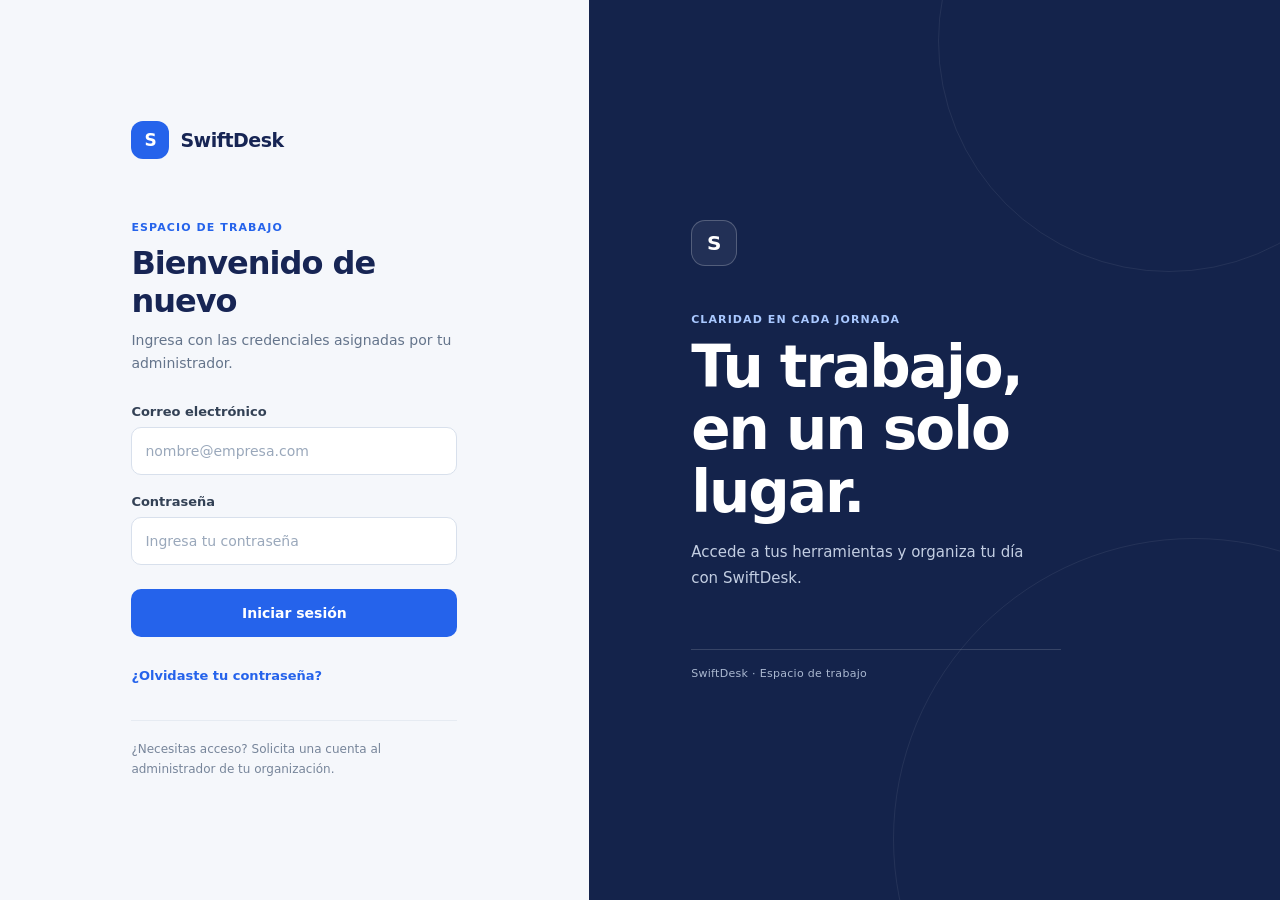
<file: index.html>
<!doctype html>
<html lang="es">
<head>
	<meta charset="UTF-8">
	<meta name="viewport" content="width=device-width, initial-scale=1">
	<meta name="description" content="Panel de trabajo SwiftDesk para organizar clientes, operaciones, prorrateos y reportes.">
	<meta name="application-name" content="SwiftDesk">
	<meta name="author" content="SwiftDesk">
	<meta name="theme-color" content="#f5f7fb">
	<meta name="robots" content="noindex, nofollow">
	<meta property="og:type" content="website">
	<meta property="og:locale" content="es_MX">
	<meta property="og:site_name" content="SwiftDesk">
	<meta property="og:title" content="SwiftDesk | Panel principal">
	<meta property="og:description" content="Panel de trabajo SwiftDesk para organizar clientes, operaciones, prorrateos y reportes.">
	<meta name="twitter:card" content="summary">
	<meta name="twitter:title" content="SwiftDesk | Panel principal">
	<meta name="twitter:description" content="Panel de trabajo SwiftDesk para organizar clientes, operaciones, prorrateos y reportes.">
	<title>SwiftDesk | Panel principal</title>
	<link rel="stylesheet" href="style.css">
	<script src="config.js" defer></script>
	<script src="script.js" defer></script>
</head>
<body class="auth-pending">
	<div class="app" id="app">
		<aside class="sidebar" id="sidebar" aria-label="Navegación principal">
			<a class="brand" href="#" aria-label="SwiftDesk, inicio">
				<span class="brand-mark" aria-hidden="true">S</span>
				<span class="brand-name">SwiftDesk</span>
			</a>
			<div class="profile">
				<div class="profile-top">
					<div class="avatar" id="avatar" aria-hidden="true">MG</div>
					<div class="profile-copy">
						<div class="profile-name" id="profileName">María González</div>
						<div class="profile-role">Asesora</div>
					</div>
				</div>
				<div class="status"><span class="status-dot" aria-hidden="true"></span><span class="profile-copy">Sesión activa · Activo</span></div>
			</div>
			<p class="nav-label">Menú principal</p>
			<nav class="nav-list" aria-label="Secciones">
				<button class="nav-item active" type="button" data-section="Inicio"><span class="nav-icon" aria-hidden="true">⌂</span><span class="nav-text">Inicio</span></button>
				<button class="nav-item" type="button" data-section="Clientes"><span class="nav-icon" aria-hidden="true">♙</span><span class="nav-text">Clientes</span></button>
				<button class="nav-item" type="button" data-section="Gestión operativa"><span class="nav-icon" aria-hidden="true">▦</span><span class="nav-text">Gestión operativa</span></button>
				<button class="nav-item" type="button" data-section="Prorrateos"><span class="nav-icon" aria-hidden="true">％</span><span class="nav-text">Prorrateos</span></button>
				<button class="nav-item" type="button" data-section="Reportes"><span class="nav-icon" aria-hidden="true">▤</span><span class="nav-text">Reportes</span></button>
			</nav>
			<div class="sidebar-bottom">
				<button class="logout" id="logout" type="button"><span class="nav-icon" aria-hidden="true">⇥</span><span class="logout-text">Cerrar sesión</span></button>
			</div>
			<button class="sidebar-toggle" id="sidebarToggle" type="button" aria-label="Contraer menú" aria-expanded="true">‹</button>
		</aside>

		<main class="main">
			<header class="main-header">
				<div class="welcome">
					<button class="mobile-menu" id="mobileMenu" type="button" aria-label="Abrir menú" aria-expanded="false">☰</button>
					<span class="welcome-icon" aria-hidden="true">☀</span>
					<span id="greeting">Buenos días</span><strong id="greetingName">María</strong>
				</div>
				<div class="search-wrap">
					<span class="search-icon" aria-hidden="true">⌕</span>
					<input class="search" id="search" type="search" placeholder="Buscar en tu espacio de trabajo..." aria-label="Buscar información en el panel">
				</div>
			</header>

			<section aria-labelledby="pageTitle">
				<div class="section-heading">
					<div><p class="eyebrow">Tu espacio de trabajo</p><h1 id="pageTitle">Panel principal</h1></div>
					<time class="date" id="todayDate"></time>
				</div>
				<div class="content-grid" id="contentGrid">
					<article class="card" data-search="clientes seguimiento contacto nuevos clientes">
						<div class="card-top"><span class="card-icon" aria-hidden="true">♙</span><span class="card-tag">En seguimiento</span></div>
						<h2>Clientes</h2><p>Consulta y da seguimiento a la información de tus clientes.</p>
					</article>
					<article class="card" data-search="gestión operativa tareas agenda pendientes calendario">
						<div class="card-top"><span class="card-icon" aria-hidden="true">▦</span><span class="card-tag">Hoy</span></div>
						<h2>Gestión operativa</h2><p>Organiza tus actividades y revisa las tareas pendientes.</p>
					</article>
					<article class="card" data-search="prorrateo cálculos servicios calculadora">
						<div class="card-top"><span class="card-icon" aria-hidden="true">％</span><span class="card-tag">Herramienta</span></div>
						<h2>Prorrateos</h2><p>Accede a tus cálculos y herramientas de prorrateo.</p>
					</article>
					<article class="card" data-search="reportes indicadores resultados información">
						<div class="card-top"><span class="card-icon" aria-hidden="true">▤</span><span class="card-tag">Resumen</span></div>
						<h2>Reportes</h2><p>Encuentra resúmenes e indicadores de tu operación.</p>
					</article>
					<article class="card" data-search="guardia equipo información administrador aviso">
						<div class="card-top"><span class="card-icon" aria-hidden="true">◷</span><span class="card-tag">Equipo</span></div>
						<h2>Información de guardia</h2><p>Revisa los avisos y la información compartida por el equipo.</p>
					</article>
					<div class="empty-state" id="emptyState">No encontramos información que coincida con tu búsqueda.</div>
				</div>
			</section>

			<aside class="info-banner" id="infoBanner" aria-label="Aviso informativo">
				<div class="info-icon" aria-hidden="true">ℹ</div>
				<div class="info-copy"><h2>Información de guardia</h2><p><strong>De guardia:</strong> Equipo de operaciones · <span id="adminMessage">Consulta aquí los avisos importantes compartidos por el administrador.</span></p></div>
				<button class="dismiss-banner" id="dismissBanner" type="button" aria-label="Ocultar aviso">×</button>
			</aside>
			<button class="banner-show" id="showBanner" type="button">Mostrar aviso de guardia</button>
		</main>

		<div class="quick-tools" id="quickTools">
			<div class="tool-list" id="toolList" aria-label="Herramientas rápidas" hidden>
				<button class="tool-button" type="button" aria-label="Calculadora de prorrateo" data-tool="calculator">％</button>
				<button class="tool-button" type="button" aria-label="Bloc de notas rápidas" data-tool="notes">▤</button>
				<button class="tool-button" type="button" aria-label="Calendario de gestión operativa" data-tool="calendar">▦</button>
				<button class="tool-button" type="button" aria-label="Preguntas frecuentes" data-tool="help">?</button>
			</div>
			<button class="tool-toggle" id="toolsToggle" type="button" aria-label="Mostrar herramientas rápidas" aria-expanded="false">+</button>
		</div>

		<section class="floating-panel" id="calculatorPanel" aria-labelledby="calculatorTitle" aria-hidden="true" hidden>
			<header class="panel-header">
				<div><p class="panel-kicker">Herramienta</p><h2 id="calculatorTitle">Calculadora de prorrateo</h2></div>
				<div class="panel-controls">
					<button class="panel-control" type="button" data-minimize="calculatorPanel" aria-label="Plegar calculadora" title="Plegar">−</button>
					<button class="panel-control" type="button" data-close="calculatorPanel" aria-label="Cerrar calculadora" title="Cerrar">×</button>
				</div>
			</header>
			<div class="panel-body">
				<p class="panel-hint">Calcula el costo proporcional usando un mes de 30 días.</p>
				<label class="field-label" for="prorrateo-dias">Días a calcular</label>
				<input class="field-input" id="prorrateo-dias" type="number" min="1" max="31" step="1" inputmode="numeric" placeholder="Ej. 15">
				<label class="field-label" for="prorrateo-monto">Monto mensual del plan</label>
				<input class="field-input" id="prorrateo-monto" type="number" min="0" step="0.01" inputmode="decimal" placeholder="Ej. 25.00">
				<p class="field-error" id="calculatorError" role="status" aria-live="polite"></p>
				<div class="calculator-result"><span>Total a pagar</span><output id="prorrateo-output" for="prorrateo-dias prorrateo-monto">$0.00</output></div>
			</div>
		</section>

		<section class="floating-panel notes-panel" id="notesPanel" aria-labelledby="notesTitle" aria-hidden="true" hidden>
			<header class="panel-header">
				<div><p class="panel-kicker">Personal</p><h2 id="notesTitle">Bloc de notas</h2></div>
				<div class="panel-controls">
					<button class="panel-control" type="button" data-minimize="notesPanel" aria-label="Plegar bloc de notas" title="Plegar">−</button>
					<button class="panel-control" type="button" data-close="notesPanel" aria-label="Cerrar bloc de notas" title="Cerrar">×</button>
				</div>
			</header>
			<div class="panel-body notes-body">
				<label class="visually-hidden" for="notesInput">Escribe una nota</label>
				<textarea id="notesInput" placeholder="Escribe una nota; se guardará automáticamente..."></textarea>
				<p class="notes-status" id="notesStatus" role="status" aria-live="polite">Las notas se guardan en este dispositivo.</p>
			</div>
		</section>

		<div class="notice" id="notice" role="status" aria-live="polite"></div>
	</div>
</body>
</html>
</file>
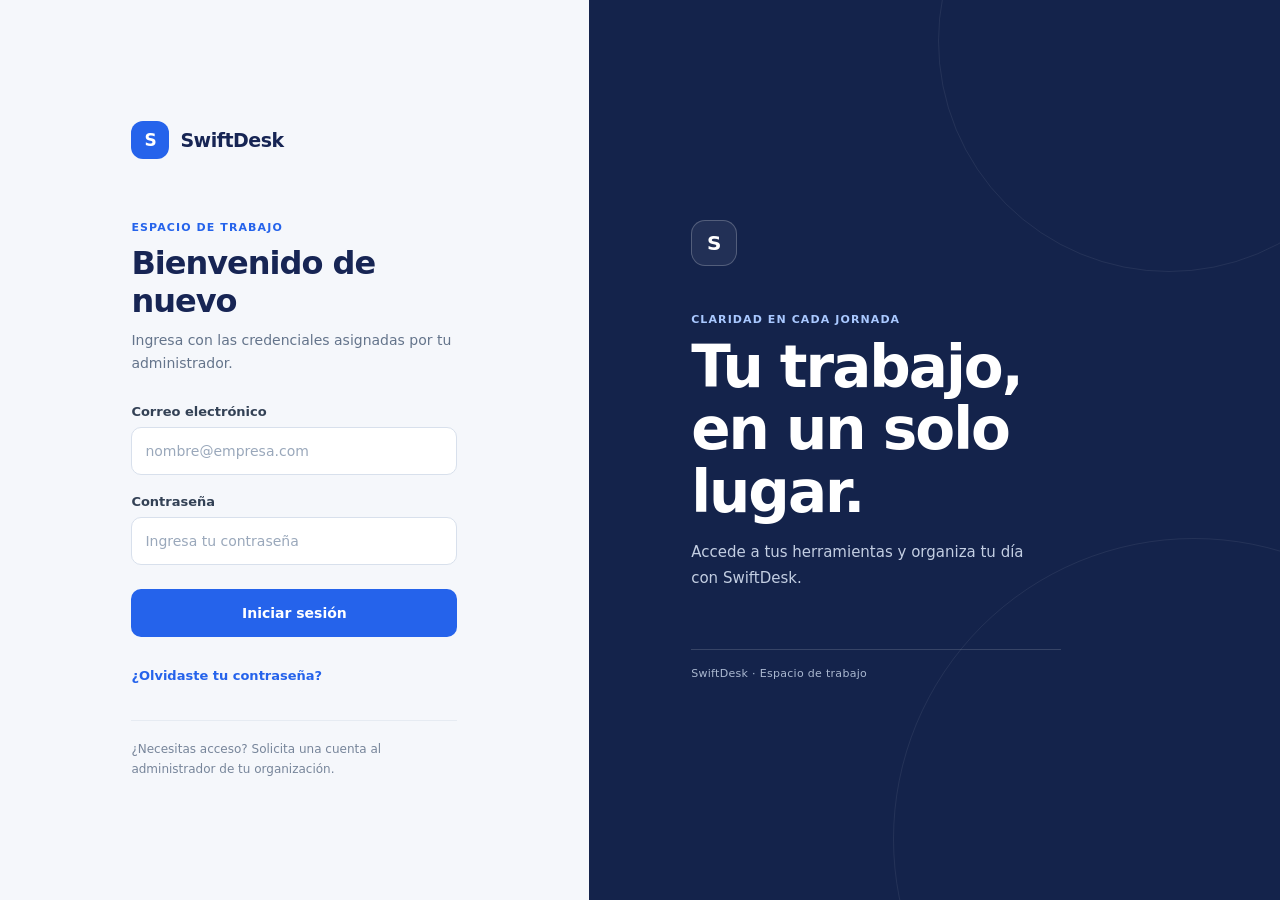
<file: login.html>
<!doctype html>
<html lang="es">
<head>
	<meta charset="UTF-8">
	<meta name="viewport" content="width=device-width, initial-scale=1">
	<meta name="description" content="Inicia sesión en SwiftDesk para acceder a tu espacio de trabajo.">
	<meta name="application-name" content="SwiftDesk">
	<meta name="theme-color" content="#f5f7fb">
	<meta name="robots" content="noindex, nofollow">
	<meta name="referrer" content="no-referrer">
	<meta property="og:type" content="website">
	<meta property="og:locale" content="es_MX">
	<meta property="og:site_name" content="SwiftDesk">
	<meta property="og:title" content="Iniciar sesión | SwiftDesk">
	<meta property="og:description" content="Accede de forma segura a tu espacio de trabajo SwiftDesk.">
	<meta name="twitter:card" content="summary">
	<meta name="twitter:title" content="Iniciar sesión | SwiftDesk">
	<meta name="twitter:description" content="Accede de forma segura a tu espacio de trabajo SwiftDesk.">
	<title>Iniciar sesión | SwiftDesk</title>
	<link rel="stylesheet" href="login.css">
	<script src="config.js" defer></script>
	<script src="login.js" defer></script>
</head>
<body>
	<main class="login-layout">
		<section class="login-card" aria-labelledby="loginTitle">
			<a class="brand" href="login.html" aria-label="SwiftDesk">
				<span class="brand-mark" aria-hidden="true">S</span>
				<span>SwiftDesk</span>
			</a>
			<div class="login-heading">
				<p class="eyebrow">Espacio de trabajo</p>
				<h1 id="loginTitle">Bienvenido de nuevo</h1>
				<p>Ingresa con las credenciales asignadas por tu administrador.</p>
			</div>
			<form id="loginForm" novalidate>
				<div class="form-field">
					<label for="email">Correo electrónico</label>
					<input id="email" name="email" type="email" maxlength="254" autocomplete="username" placeholder="nombre@empresa.com" required>
				</div>
				<div class="form-field">
					<label for="password">Contraseña</label>
					<input id="password" name="password" type="password" maxlength="128" autocomplete="current-password" placeholder="Ingresa tu contraseña" required>
				</div>
				<button class="submit-button" id="loginButton" type="submit">Iniciar sesión</button>
				<p class="login-message" id="loginMessage" role="status" aria-live="polite"></p>
			</form>
			<button class="recovery-button" id="recoveryButton" type="button">¿Olvidaste tu contraseña?</button>
			<p class="login-footnote">¿Necesitas acceso? Solicita una cuenta al administrador de tu organización.</p>
		</section>
		<aside class="login-aside" aria-label="SwiftDesk para tu equipo">
			<div class="aside-mark" aria-hidden="true">S</div>
			<p class="aside-eyebrow">Claridad en cada jornada</p>
			<h2>Tu trabajo,<br>en un solo lugar.</h2>
			<p>Accede a tus herramientas y organiza tu día con SwiftDesk.</p>
			<div class="aside-line" aria-hidden="true"></div>
			<span class="aside-caption">SwiftDesk · Espacio de trabajo</span>
		</aside>
	</main>
</body>
</html>
</file>
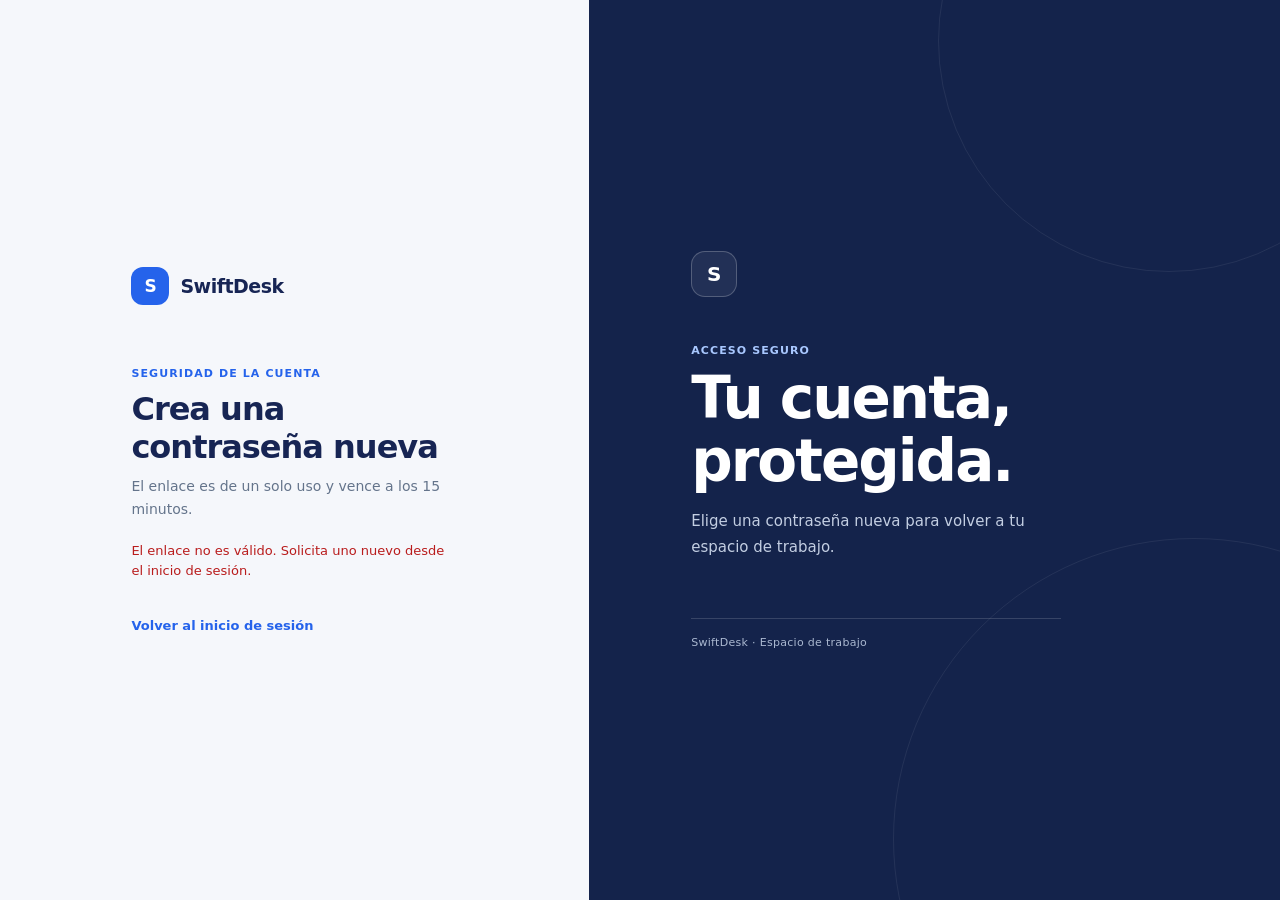
<file: reset-password.html>
<!doctype html>
<html lang="es">
<head>
	<meta charset="UTF-8">
	<meta name="viewport" content="width=device-width, initial-scale=1">
	<meta name="description" content="Crea una nueva contraseña para tu cuenta SwiftDesk.">
	<meta name="application-name" content="SwiftDesk">
	<meta name="theme-color" content="#f5f7fb">
	<meta name="robots" content="noindex, nofollow">
	<meta name="referrer" content="no-referrer">
	<title>Restablecer contraseña | SwiftDesk</title>
	<link rel="stylesheet" href="login.css">
	<link rel="stylesheet" href="reset-password.css">
	<script src="config.js" defer></script>
	<script src="reset-password.js" defer></script>
</head>
<body>
	<main class="login-layout reset-layout">
		<section class="login-card" aria-labelledby="resetTitle">
			<a class="brand" href="login.html" aria-label="SwiftDesk">
				<span class="brand-mark" aria-hidden="true">S</span>
				<span>SwiftDesk</span>
			</a>
			<div class="login-heading">
				<p class="eyebrow">Seguridad de la cuenta</p>
				<h1 id="resetTitle">Crea una contraseña nueva</h1>
				<p>El enlace es de un solo uso y vence a los 15 minutos.</p>
			</div>
			<p class="reset-message" id="resetMessage" role="status" aria-live="polite">Validando el enlace…</p>
			<form id="resetForm" novalidate hidden>
				<div class="form-field">
					<label for="newPassword">Nueva contraseña</label>
					<input id="newPassword" type="password" autocomplete="new-password" minlength="12" maxlength="128" required>
				</div>
				<div class="form-field">
					<label for="confirmPassword">Confirmar contraseña</label>
					<input id="confirmPassword" type="password" autocomplete="new-password" minlength="12" maxlength="128" required>
				</div>
				<p class="password-hint">Usa entre 12 y 128 caracteres.</p>
				<button class="submit-button" id="resetButton" type="submit">Guardar contraseña</button>
			</form>
			<a class="back-to-login" id="backToLogin" href="login.html" hidden>Volver al inicio de sesión</a>
		</section>
		<aside class="login-aside" aria-label="SwiftDesk para tu equipo">
			<div class="aside-mark" aria-hidden="true">S</div>
			<p class="aside-eyebrow">Acceso seguro</p>
			<h2>Tu cuenta,<br>protegida.</h2>
			<p>Elige una contraseña nueva para volver a tu espacio de trabajo.</p>
			<div class="aside-line" aria-hidden="true"></div>
			<span class="aside-caption">SwiftDesk · Espacio de trabajo</span>
		</aside>
	</main>
</body>
</html>
</file>
<file: style.css>
:root {
		color-scheme: light;
		font-family: Inter, ui-sans-serif, system-ui, -apple-system, BlinkMacSystemFont, "Segoe UI", sans-serif;
		color: #1e293b;
		background: #f5f7fb;
		font-synthesis: none;
		--navy: #172554;
		--blue: #2563eb;
		--blue-light: #eff6ff;
		--ink: #1e293b;
		--muted: #64748b;
		--line: #e2e8f0;
		--surface: #fff;
		--canvas: #f5f7fb;
}

* { box-sizing: border-box; }
body { margin: 0; min-width: 320px; min-height: 100vh; background: var(--canvas); }
body.auth-pending #app { visibility: hidden; }
button, input, textarea { font: inherit; }
button { cursor: pointer; }
button:focus-visible, input:focus-visible, textarea:focus-visible { outline: 3px solid #93c5fd; outline-offset: 2px; }
[hidden] { display: none !important; }
.app { min-height: 100vh; }

.sidebar {
	position: fixed;
	inset: 0 auto 0 0;
	z-index: 8;
	display: flex;
	width: 256px;
	flex-direction: column;
	padding: 24px 16px 18px;
	color: #e2e8f0;
	background: var(--navy);
	transition: width .2s ease, transform .2s ease;
}
.brand { display: flex; align-items: center; gap: 12px; min-height: 42px; padding: 0 10px; color: inherit; text-decoration: none; }
.brand-mark { display: grid; width: 36px; height: 36px; flex: 0 0 36px; place-items: center; border-radius: 11px; color: white; background: #3b82f6; font-weight: 800; }
.brand-name { color: white; font-size: 19px; font-weight: 750; letter-spacing: -.5px; }
.profile { margin: 25px 0 22px; padding: 14px 12px; border: 1px solid #334155; border-radius: 14px; background: #1e2f60; }
.profile-top { display: flex; align-items: center; gap: 11px; }
.avatar { display: grid; width: 39px; height: 39px; flex: 0 0 39px; place-items: center; border-radius: 50%; color: #1d4ed8; background: #dbeafe; font-size: 14px; font-weight: 750; }
.profile-name { overflow: hidden; color: white; font-size: 13px; font-weight: 650; text-overflow: ellipsis; white-space: nowrap; }
.profile-role { margin-top: 3px; color: #b7c5e0; font-size: 12px; }
.status { display: flex; align-items: center; gap: 7px; margin: 13px 0 0 3px; color: #cbd5e1; font-size: 12px; }
.status-dot { width: 8px; height: 8px; border-radius: 50%; background: #4ade80; box-shadow: 0 0 0 3px #14532d66; }
.nav-label { padding: 0 12px 9px; color: #93a4c4; font-size: 10px; font-weight: 700; letter-spacing: 1px; text-transform: uppercase; }
.nav-list { display: grid; gap: 5px; }
.nav-item { display: flex; align-items: center; gap: 13px; width: 100%; padding: 11px 12px; border: 0; border-radius: 10px; color: #cbd5e1; background: transparent; text-align: left; font-size: 13px; }
.nav-item:hover, .nav-item.active { color: white; background: #2b3d70; }
.nav-item.active { box-shadow: inset 3px 0 #60a5fa; }
.nav-icon { display: inline-grid; width: 19px; flex: 0 0 19px; place-items: center; font-size: 17px; }
.sidebar-bottom { margin-top: auto; }
.logout { display: flex; align-items: center; gap: 12px; width: 100%; padding: 12px; border: 1px solid #405078; border-radius: 10px; color: #e2e8f0; background: transparent; text-align: left; font-size: 13px; }
.logout:hover { color: white; background: #293b6d; }
.sidebar-toggle { position: absolute; top: 28px; right: -15px; z-index: 9; display: grid; width: 30px; height: 30px; place-items: center; border: 1px solid var(--line); border-radius: 50%; color: var(--ink); background: white; box-shadow: 0 2px 8px #0f172a15; }
.main { min-height: 100vh; margin-left: 256px; padding: 0 clamp(22px, 4vw, 58px) 118px; transition: margin-left .2s ease; }
.sidebar-collapsed .sidebar { width: 76px; padding-inline: 12px; }
.sidebar-collapsed .brand { padding-inline: 8px; }
.sidebar-collapsed .brand-name, .sidebar-collapsed .profile-copy, .sidebar-collapsed .nav-label, .sidebar-collapsed .nav-text, .sidebar-collapsed .logout-text { display: none; }
.sidebar-collapsed .profile { display: flex; justify-content: center; padding: 10px 4px; }
.sidebar-collapsed .status { justify-content: center; margin: 10px 0 0; font-size: 0; }
.sidebar-collapsed .nav-item, .sidebar-collapsed .logout { justify-content: center; padding-inline: 5px; }
.sidebar-collapsed .main { margin-left: 76px; }

.main-header { position: sticky; top: 0; z-index: 6; margin: 0 calc(clamp(22px, 4vw, 58px) * -1) 28px; padding: 13px clamp(22px, 4vw, 58px) 14px; border-bottom: 1px solid #e8edf5; background: rgb(245 247 251 / 94%); backdrop-filter: blur(12px); }
.welcome { display: flex; align-items: center; justify-content: center; min-height: 32px; margin: 0 auto 9px; color: #475569; font-size: 13px; text-align: center; }
.welcome strong { margin-left: 4px; color: var(--navy); }
.welcome-icon { margin-right: 8px; font-size: 16px; }
.mobile-menu { display: none; }
.search-wrap { position: relative; width: min(590px, 100%); margin: 0 auto; }
.search-icon { position: absolute; top: 50%; left: 18px; color: #64748b; font-size: 18px; transform: translateY(-50%); pointer-events: none; }
.search { width: 100%; height: 48px; padding: 0 48px; border: 1px solid #dbe3ef; border-radius: 14px; outline: 0; color: var(--ink); background: white; box-shadow: 0 3px 12px #1e293b08; }
.search:focus { border-color: #93c5fd; box-shadow: 0 0 0 4px #dbeafe; }
.search::placeholder { color: #94a3b8; }
.section-heading { display: flex; align-items: end; justify-content: space-between; gap: 16px; margin-bottom: 17px; }
.eyebrow { margin: 0 0 5px; color: var(--blue); font-size: 11px; font-weight: 750; letter-spacing: .8px; text-transform: uppercase; }
h1 { margin: 0; color: #172554; font-size: clamp(23px, 3vw, 30px); letter-spacing: -.8px; }
.date { color: var(--muted); font-size: 12px; }
.content-grid { display: grid; grid-template-columns: repeat(3, minmax(0, 1fr)); gap: 14px; }
.card { min-height: 148px; padding: 19px; border: 1px solid var(--line); border-radius: 15px; background: var(--surface); box-shadow: 0 3px 12px #0f172a05; transition: transform .16s ease, box-shadow .16s ease; }
.card:hover { transform: translateY(-2px); box-shadow: 0 8px 20px #0f172a0c; }
.card-top { display: flex; align-items: center; justify-content: space-between; margin-bottom: 19px; }
.card-icon { display: grid; width: 38px; height: 38px; place-items: center; border-radius: 11px; color: #2563eb; background: var(--blue-light); font-size: 18px; }
.card-tag { padding: 5px 8px; border-radius: 20px; color: #15803d; background: #f0fdf4; font-size: 10px; font-weight: 650; }
.card h2 { margin: 0 0 6px; color: #1e293b; font-size: 14px; }
.card p { margin: 0; color: var(--muted); font-size: 12px; line-height: 1.5; }
.empty-state { display: none; grid-column: 1 / -1; padding: 38px 20px; border: 1px dashed #cbd5e1; border-radius: 15px; color: var(--muted); background: white; text-align: center; font-size: 14px; }

.info-banner { position: fixed; right: 92px; bottom: 18px; left: calc(256px + 22px); z-index: 5; display: flex; align-items: center; gap: 13px; min-height: 75px; padding: 13px 48px 13px 15px; border: 1px solid #dbeafe; border-radius: 14px; background: rgb(255 255 255 / 96%); box-shadow: 0 7px 24px #0f172a12; }
.sidebar-collapsed .info-banner { left: calc(76px + 22px); }
.info-icon { display: grid; width: 38px; height: 38px; flex: 0 0 38px; place-items: center; border-radius: 11px; color: #1d4ed8; background: #eff6ff; font-size: 18px; }
.info-banner h2 { margin: 0 0 4px; color: #1e3a8a; font-size: 13px; }
.info-banner p { margin: 0; color: #475569; font-size: 12px; line-height: 1.5; }
.dismiss-banner { position: absolute; top: 10px; right: 11px; width: 28px; height: 28px; border: 0; border-radius: 8px; color: #64748b; background: transparent; font-size: 19px; }
.dismiss-banner:hover { background: #eff6ff; }
.banner-hidden { display: none; }
.banner-show { position: fixed; bottom: 20px; left: calc(256px + 22px); z-index: 5; display: none; padding: 9px 13px; border: 1px solid #bfdbfe; border-radius: 9px; color: #1d4ed8; background: white; font-size: 12px; }
.banner-hidden + .banner-show { display: inline-block; }
.sidebar-collapsed .banner-show { left: calc(76px + 22px); }

.quick-tools { position: fixed; right: 22px; bottom: 19px; z-index: 13; display: flex; flex-direction: column; align-items: flex-end; gap: 10px; }
.tool-toggle, .tool-button { display: grid; width: 46px; height: 46px; place-items: center; border: 1px solid #dbe3ef; border-radius: 50%; color: #1d4ed8; background: white; box-shadow: 0 5px 16px #0f172a14; font-size: 18px; transition: transform .15s, background .15s; }
.tool-toggle { border-color: var(--blue); color: white; background: var(--blue); font-size: 22px; }
.tool-toggle:hover, .tool-button:hover { transform: scale(1.06); }
.tool-list { display: flex; flex-direction: column; align-items: flex-end; gap: 9px; }
.tool-button { position: relative; }
.tool-button::before { position: absolute; right: 54px; width: max-content; max-width: 230px; padding: 7px 10px; border-radius: 7px; color: white; background: #172554; content: attr(aria-label); font-size: 11px; opacity: 0; pointer-events: none; transition: opacity .15s; }
.tool-button:hover::before, .tool-button:focus-visible::before { opacity: 1; }
.floating-panel { position: fixed; right: 22px; bottom: 78px; z-index: 12; width: min(350px, calc(100vw - 32px)); overflow: hidden; border: 1px solid var(--line); border-radius: 16px; background: white; box-shadow: 0 18px 50px #0f172a24; }
.panel-header { display: flex; align-items: center; justify-content: space-between; gap: 12px; padding: 15px 16px; border-bottom: 1px solid #edf1f7; }
.panel-kicker { margin: 0 0 3px; color: var(--blue); font-size: 10px; font-weight: 750; letter-spacing: .7px; text-transform: uppercase; }
.panel-header h2 { margin: 0; color: var(--ink); font-size: 14px; }
.panel-controls { display: flex; gap: 5px; }
.panel-control { display: grid; width: 30px; height: 30px; place-items: center; border: 0; border-radius: 8px; color: #64748b; background: transparent; font-size: 19px; }
.panel-control:hover { color: var(--ink); background: #f1f5f9; }
.panel-body { padding: 16px; }
.panel-hint { margin: 0 0 16px; color: var(--muted); font-size: 12px; line-height: 1.5; }
.field-label { display: block; margin: 12px 0 6px; color: #475569; font-size: 12px; font-weight: 600; }
.field-input { width: 100%; height: 42px; padding: 0 11px; border: 1px solid var(--line); border-radius: 9px; color: var(--ink); background: #fff; }
.field-input:focus { border-color: #93c5fd; outline: 3px solid #dbeafe; }
.field-error { min-height: 16px; margin: 7px 0 0; color: #b91c1c; font-size: 11px; }
.calculator-result { display: flex; align-items: center; justify-content: space-between; gap: 12px; margin-top: 10px; padding: 13px; border-radius: 11px; color: #1e3a8a; background: #eff6ff; font-size: 12px; font-weight: 600; }
.calculator-result output { font-size: 20px; font-weight: 750; }
.notes-panel { right: 22px; }
.notes-body { padding-top: 13px; }
.notes-body textarea { display: block; width: 100%; min-height: 190px; resize: vertical; padding: 11px; border: 1px solid var(--line); border-radius: 10px; color: var(--ink); line-height: 1.5; }
.notes-body textarea::placeholder { color: #94a3b8; }
.notes-status { margin: 8px 0 0; color: var(--muted); font-size: 11px; }
.floating-panel.is-collapsed .panel-header { border-bottom: 0; }
.floating-panel.is-collapsed .panel-body { display: none; }
.notice { position: fixed; right: 24px; bottom: 20px; z-index: 15; max-width: min(360px, calc(100vw - 32px)); padding: 12px 16px; border-radius: 10px; color: white; background: #172554; box-shadow: 0 8px 24px #0f172a25; font-size: 13px; opacity: 0; transform: translateY(10px); transition: .2s; pointer-events: none; }
.notice.visible { opacity: 1; transform: translateY(0); }
.visually-hidden { position: absolute; width: 1px; height: 1px; overflow: hidden; clip: rect(0, 0, 0, 0); white-space: nowrap; clip-path: inset(50%); }

@media (max-width: 1000px) { .content-grid { grid-template-columns: repeat(2, minmax(0, 1fr)); } }
@media (max-width: 640px) {
	.sidebar { width: 270px; transform: translateX(-100%); box-shadow: 12px 0 28px #0f172a20; }
	.sidebar.mobile-open { transform: translateX(0); }
	.sidebar .brand-name, .sidebar .profile-copy, .sidebar .nav-label, .sidebar .nav-text, .sidebar .logout-text { display: initial; }
	.sidebar .profile { display: block; padding: 14px 12px; }
	.sidebar .status { justify-content: flex-start; margin: 13px 0 0 3px; font-size: 12px; }
	.sidebar .nav-item, .sidebar .logout { justify-content: flex-start; padding: 11px 12px; }
	.sidebar-toggle { display: none; }
	.main, .sidebar-collapsed .main { margin-left: 0; padding: 0 17px 180px; }
	.main-header { margin: 0 -17px 24px; padding: 10px 17px 12px; }
	.welcome { min-height: 36px; margin-bottom: 8px; font-size: 12px; }
	.mobile-menu { display: inline-grid; position: absolute; left: 15px; width: 36px; height: 36px; place-items: center; border: 1px solid var(--line); border-radius: 10px; color: var(--ink); background: white; font-size: 16px; }
	.search { height: 46px; }
	.section-heading { align-items: center; }
	.date { display: none; }
	.content-grid { grid-template-columns: 1fr; gap: 11px; }
	.card { min-height: 126px; padding: 16px; }
	.card-top { margin-bottom: 12px; }
	.info-banner, .sidebar-collapsed .info-banner { right: 78px; bottom: 14px; left: 14px; min-height: 67px; padding: 10px 36px 10px 11px; gap: 9px; }
	.info-icon { width: 32px; height: 32px; flex-basis: 32px; font-size: 15px; }
	.info-banner p { font-size: 11px; }
	.banner-show, .sidebar-collapsed .banner-show { bottom: 17px; left: 14px; }
	.quick-tools { right: 14px; bottom: 17px; }
	.tool-toggle { width: 48px; height: 48px; }
	.floating-panel { right: 14px; bottom: 76px; }
	.notice { right: 16px; bottom: 76px; }
}

@media (prefers-reduced-motion: reduce) {
	*, *::before, *::after { scroll-behavior: auto !important; transition-duration: .01ms !important; animation-duration: .01ms !important; animation-iteration-count: 1 !important; }
}
</file>
<file: login.css>
:root {
	color-scheme: light;
	font-family: Inter, ui-sans-serif, system-ui, -apple-system, BlinkMacSystemFont, "Segoe UI", sans-serif;
	color: #1e293b;
	font-synthesis: none;
	--blue: #2563eb;
	--navy: #172554;
	--muted: #64748b;
	--line: #e2e8f0;
}

* { box-sizing: border-box; }
body { min-width: 320px; min-height: 100vh; margin: 0; background: #f5f7fb; }
button, input { font: inherit; }
button, a { -webkit-tap-highlight-color: transparent; }
button { cursor: pointer; }
button:focus-visible, input:focus-visible, a:focus-visible { outline: 3px solid #93c5fd; outline-offset: 3px; }

.login-layout { display: grid; min-height: 100vh; grid-template-columns: minmax(400px, .92fr) minmax(420px, 1.08fr); }
.login-card { display: flex; width: min(100%, 470px); flex-direction: column; justify-content: center; justify-self: center; padding: 54px clamp(28px, 6vw, 72px); }
.brand { display: inline-flex; align-items: center; align-self: flex-start; gap: 11px; color: var(--navy); font-size: 19px; font-weight: 750; letter-spacing: -.5px; text-decoration: none; }
.brand-mark { display: grid; width: 38px; height: 38px; place-items: center; border-radius: 12px; color: white; background: var(--blue); font-size: 17px; }
.login-heading { margin: 62px 0 29px; }
.eyebrow, .aside-eyebrow { margin: 0 0 10px; color: var(--blue); font-size: 11px; font-weight: 750; letter-spacing: 1.1px; text-transform: uppercase; }
.login-heading h1 { margin: 0 0 9px; color: var(--navy); font-size: clamp(26px, 3vw, 32px); letter-spacing: -1px; }
.login-heading > p:last-child { margin: 0; color: var(--muted); font-size: 14px; line-height: 1.65; }
.form-field { margin-bottom: 19px; }
.form-field label { display: block; margin-bottom: 8px; color: #334155; font-size: 13px; font-weight: 650; }
.form-field input { width: 100%; height: 48px; padding: 0 13px; border: 1px solid #d8e0ec; border-radius: 10px; color: #1e293b; background: white; font-size: 14px; transition: border-color .15s, box-shadow .15s; }
.form-field input::placeholder { color: #9aa8bb; }
.form-field input:focus { border-color: #93c5fd; outline: none; box-shadow: 0 0 0 4px #dbeafe; }
.submit-button { width: 100%; min-height: 48px; margin-top: 5px; border: 0; border-radius: 10px; color: white; background: var(--blue); font-size: 14px; font-weight: 650; transition: background .15s, transform .15s; }
.submit-button:hover { background: #1d4ed8; }
.submit-button:active { transform: translateY(1px); }
.submit-button:disabled { cursor: wait; opacity: .7; }
.login-message { min-height: 19px; margin: 11px 0 0; color: var(--muted); font-size: 12px; line-height: 1.55; }
.login-message.error { color: #b91c1c; }
.login-message.success { color: #15803d; }
.recovery-button { align-self: flex-start; margin: 1px 0 0; padding: 0; border: 0; color: var(--blue); background: transparent; font-size: 13px; font-weight: 600; }
.recovery-button:hover { color: #1d4ed8; text-decoration: underline; }
.recovery-button:disabled { cursor: wait; opacity: .7; }
.login-footnote { margin: 37px 0 0; padding-top: 19px; border-top: 1px solid #e6ebf2; color: #77859a; font-size: 12px; line-height: 1.65; }

.login-aside { position: relative; display: flex; min-height: 100vh; flex-direction: column; justify-content: center; overflow: hidden; padding: clamp(42px, 8vw, 110px); color: white; background: #14234b; }
.login-aside::before, .login-aside::after { position: absolute; width: 460px; height: 460px; border: 1px solid #ffffff12; border-radius: 50%; content: ""; pointer-events: none; }
.login-aside::before { top: -190px; right: -120px; }
.login-aside::after { right: -215px; bottom: -240px; width: 600px; height: 600px; }
.aside-mark { display: grid; width: 46px; height: 46px; margin-bottom: 47px; place-items: center; border: 1px solid #ffffff38; border-radius: 14px; color: white; background: #ffffff10; font-size: 20px; font-weight: 750; }
.aside-eyebrow { color: #a9c8ff; }
.login-aside h2 { margin: 0 0 17px; font-size: clamp(36px, 5vw, 58px); font-weight: 650; letter-spacing: -2px; line-height: 1.08; }
.login-aside > p:not(.aside-eyebrow) { max-width: 360px; margin: 0; color: #c3cee2; font-size: 15px; line-height: 1.7; }
.aside-line { width: 100%; max-width: 370px; height: 1px; margin-top: 58px; background: #ffffff26; }
.aside-caption { margin-top: 17px; color: #aab8d0; font-size: 11px; letter-spacing: .3px; }

@media (max-width: 760px) {
	.login-layout { display: flex; min-height: 100svh; flex-direction: column; }
	.login-card { width: min(100%, 490px); flex: 1; padding: 36px 26px 30px; }
	.login-heading { margin: 47px 0 25px; }
	.login-aside { display: none; }
	.login-footnote { margin-top: 30px; }
}

@media (prefers-reduced-motion: reduce) {
	*, *::before, *::after { scroll-behavior: auto !important; transition-duration: .01ms !important; }
}
</file>
